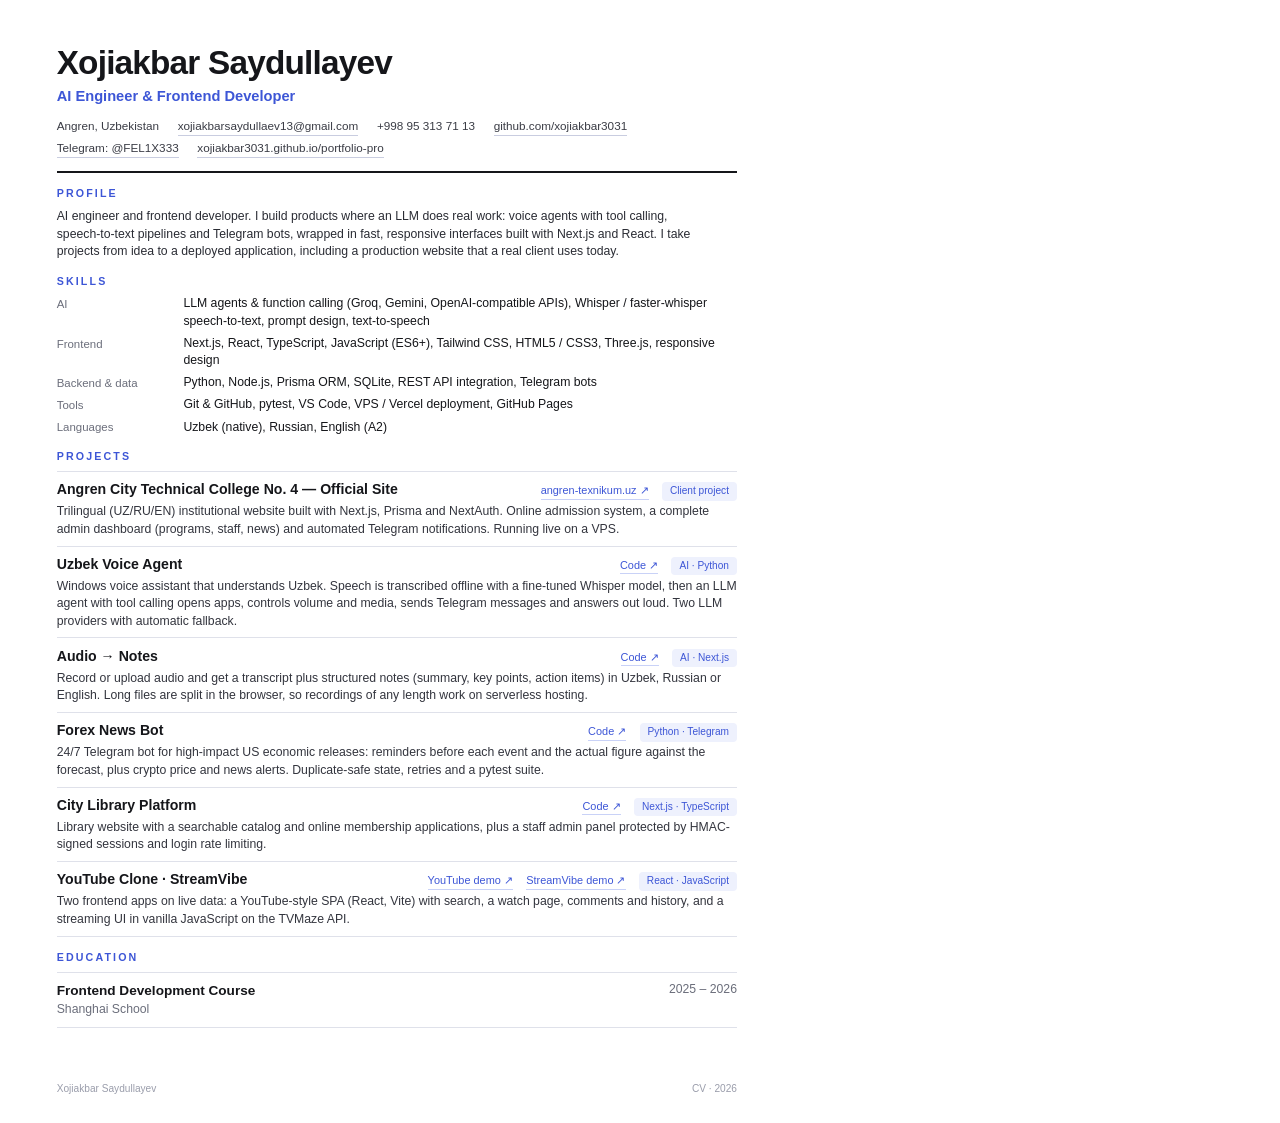
<file: cv/cv-en.html>
<!doctype html>
<html lang="en"><head><meta charset="utf-8"><title>Xojiakbar Saydullayev — CV</title><style>
@page { size: A4; margin: 0; }
* { box-sizing: border-box; margin: 0; padding: 0; }
body { font-family: "Segoe UI", "Inter", Arial, sans-serif; color: #15161a; font-size: 9.2pt; line-height: 1.42;
  -webkit-print-color-adjust: exact; print-color-adjust: exact; }
.page { width: 210mm; height: 297mm; padding: 12mm 15mm 10mm; position: relative; overflow: hidden; }
a { color: inherit; text-decoration: none; }
h1 { font-size: 25pt; letter-spacing: -0.6pt; line-height: 1.05; font-weight: 700; }
.role { color: #3d56d6; font-weight: 600; font-size: 11pt; margin-top: 4pt; }
.contacts { display: flex; flex-wrap: wrap; gap: 3pt 14pt; margin-top: 9pt; font-size: 8.8pt; color: #3a3c45; }
.contacts a { border-bottom: 0.6pt solid #c9cde0; }
.rule { height: 1.4pt; background: #15161a; margin: 10pt 0 2pt; }
h2 { font-size: 8pt; letter-spacing: 1.6pt; text-transform: uppercase; color: #3d56d6; margin: 10pt 0 5pt; font-weight: 700; }
.profile { max-width: 168mm; color: #2a2c34; }
.skills { display: grid; grid-template-columns: 30mm 1fr; gap: 3.5pt 10pt; }
.skills dt { color: #6b6e7b; font-size: 8.6pt; padding-top: 0.6pt; }
.project { padding: 5.5pt 0; border-top: 0.6pt solid #dfe1ea; break-inside: avoid; }
.project.last { border-bottom: 0.6pt solid #dfe1ea; }
.p-head { display: flex; align-items: baseline; gap: 10pt; }
.p-title { margin-right: auto; }
.p-title { font-weight: 700; font-size: 10.6pt; }
.tag { font-size: 7.6pt; color: #3d56d6; background: #eef1fd; padding: 1.5pt 6pt; border-radius: 3pt; white-space: nowrap; }
.p-desc { color: #33353e; margin-top: 2pt; }
.p-links { font-size: 8.2pt; display: flex; gap: 10pt; white-space: nowrap; }
.p-links a { color: #3d56d6; border-bottom: 0.6pt solid #c9d2f7; }
.edu { display: flex; justify-content: space-between; border-top: 0.6pt solid #dfe1ea; border-bottom: 0.6pt solid #dfe1ea; padding: 6.5pt 0; }
.edu b { font-size: 10.2pt; }
.edu span { color: #6b6e7b; }
.foot { position: absolute; left: 15mm; right: 15mm; bottom: 7mm; display: flex; justify-content: space-between; font-size: 7.6pt; color: #9a9dab; }
</style></head>
<body><div class="page">
<h1>Xojiakbar Saydullayev</h1>
<p class="role">AI Engineer &amp; Frontend Developer</p>
<div class="contacts">
  <span>Angren, Uzbekistan</span>
  <a href="mailto:xojiakbarsaydullaev13@gmail.com">xojiakbarsaydullaev13@gmail.com</a>
  <span>+998 95 313 71 13</span>
  <a href="https://github.com/xojiakbar3031">github.com/xojiakbar3031</a>
  <a href="https://t.me/FEL1X333">Telegram: @FEL1X333</a>
  <a href="https://xojiakbar3031.github.io/portfolio-pro/">xojiakbar3031.github.io/portfolio-pro</a>
</div>
<div class="rule"></div>
<h2>Profile</h2><p class="profile">AI engineer and frontend developer. I build products where an LLM does real work: voice agents with tool calling, speech-to-text pipelines and Telegram bots, wrapped in fast, responsive interfaces built with Next.js and React. I take projects from idea to a deployed application, including a production website that a real client uses today.</p>
<h2>Skills</h2><dl class="skills"><dt>AI</dt><dd>LLM agents &amp; function calling (Groq, Gemini, OpenAI-compatible APIs), Whisper / faster-whisper speech-to-text, prompt design, text-to-speech</dd><dt>Frontend</dt><dd>Next.js, React, TypeScript, JavaScript (ES6+), Tailwind CSS, HTML5 / CSS3, Three.js, responsive design</dd><dt>Backend &amp; data</dt><dd>Python, Node.js, Prisma ORM, SQLite, REST API integration, Telegram bots</dd><dt>Tools</dt><dd>Git &amp; GitHub, pytest, VS Code, VPS / Vercel deployment, GitHub Pages</dd><dt>Languages</dt><dd>Uzbek (native), Russian, English (A2)</dd></dl>
<h2>Projects</h2><div class="project"><div class="p-head"><span class="p-title">Angren City Technical College No. 4 — Official Site</span><span class="p-links"><a href="https://angren-texnikum.uz">angren-texnikum.uz ↗</a></span><span class="tag">Client project</span></div><p class="p-desc">Trilingual (UZ/RU/EN) institutional website built with Next.js, Prisma and NextAuth. Online admission system, a complete admin dashboard (programs, staff, news) and automated Telegram notifications. Running live on a VPS.</p></div><div class="project"><div class="p-head"><span class="p-title">Uzbek Voice Agent</span><span class="p-links"><a href="https://github.com/xojiakbar3031/uzbek-voice-agent">Code ↗</a></span><span class="tag">AI · Python</span></div><p class="p-desc">Windows voice assistant that understands Uzbek. Speech is transcribed offline with a fine-tuned Whisper model, then an LLM agent with tool calling opens apps, controls volume and media, sends Telegram messages and answers out loud. Two LLM providers with automatic fallback.</p></div><div class="project"><div class="p-head"><span class="p-title">Audio → Notes</span><span class="p-links"><a href="https://github.com/xojiakbar3031/audio-to-notes">Code ↗</a></span><span class="tag">AI · Next.js</span></div><p class="p-desc">Record or upload audio and get a transcript plus structured notes (summary, key points, action items) in Uzbek, Russian or English. Long files are split in the browser, so recordings of any length work on serverless hosting.</p></div><div class="project"><div class="p-head"><span class="p-title">Forex News Bot</span><span class="p-links"><a href="https://github.com/xojiakbar3031/forex-news-bot">Code ↗</a></span><span class="tag">Python · Telegram</span></div><p class="p-desc">24/7 Telegram bot for high-impact US economic releases: reminders before each event and the actual figure against the forecast, plus crypto price and news alerts. Duplicate-safe state, retries and a pytest suite.</p></div><div class="project"><div class="p-head"><span class="p-title">City Library Platform</span><span class="p-links"><a href="https://github.com/xojiakbar3031/city-library-platform">Code ↗</a></span><span class="tag">Next.js · TypeScript</span></div><p class="p-desc">Library website with a searchable catalog and online membership applications, plus a staff admin panel protected by HMAC-signed sessions and login rate limiting.</p></div><div class="project last"><div class="p-head"><span class="p-title">YouTube Clone · StreamVibe</span><span class="p-links"><a href="https://xojiakbar3031.github.io/youtube-clone/">YouTube demo ↗</a><a href="https://xojiakbar3031.github.io/streamvibe/">StreamVibe demo ↗</a></span><span class="tag">React · JavaScript</span></div><p class="p-desc">Two frontend apps on live data: a YouTube-style SPA (React, Vite) with search, a watch page, comments and history, and a streaming UI in vanilla JavaScript on the TVMaze API.</p></div>
<h2>Education</h2>
<div class="edu"><div><b>Frontend Development Course</b><br><span>Shanghai School</span></div><span>2025 – 2026</span></div>
<div class="foot"><span>Xojiakbar Saydullayev</span><span>CV · 2026</span></div>
</div></body></html>
</file>
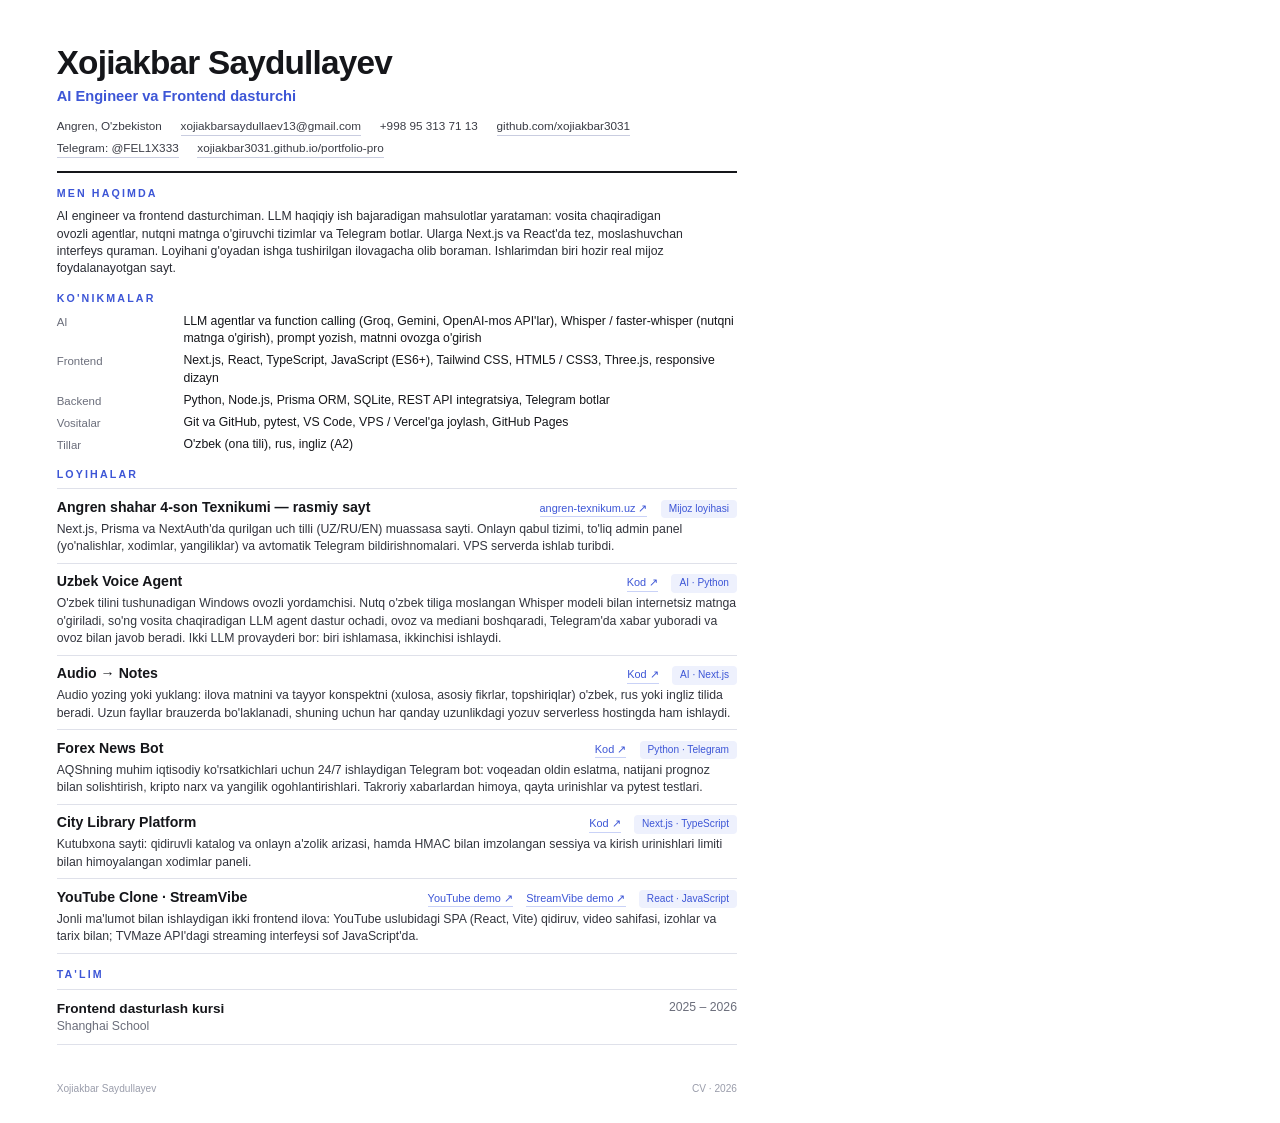
<file: cv/cv-uz.html>
<!doctype html>
<html lang="uz"><head><meta charset="utf-8"><title>Xojiakbar Saydullayev — CV</title><style>
@page { size: A4; margin: 0; }
* { box-sizing: border-box; margin: 0; padding: 0; }
body { font-family: "Segoe UI", "Inter", Arial, sans-serif; color: #15161a; font-size: 9.2pt; line-height: 1.42;
  -webkit-print-color-adjust: exact; print-color-adjust: exact; }
.page { width: 210mm; height: 297mm; padding: 12mm 15mm 10mm; position: relative; overflow: hidden; }
a { color: inherit; text-decoration: none; }
h1 { font-size: 25pt; letter-spacing: -0.6pt; line-height: 1.05; font-weight: 700; }
.role { color: #3d56d6; font-weight: 600; font-size: 11pt; margin-top: 4pt; }
.contacts { display: flex; flex-wrap: wrap; gap: 3pt 14pt; margin-top: 9pt; font-size: 8.8pt; color: #3a3c45; }
.contacts a { border-bottom: 0.6pt solid #c9cde0; }
.rule { height: 1.4pt; background: #15161a; margin: 10pt 0 2pt; }
h2 { font-size: 8pt; letter-spacing: 1.6pt; text-transform: uppercase; color: #3d56d6; margin: 10pt 0 5pt; font-weight: 700; }
.profile { max-width: 168mm; color: #2a2c34; }
.skills { display: grid; grid-template-columns: 30mm 1fr; gap: 3.5pt 10pt; }
.skills dt { color: #6b6e7b; font-size: 8.6pt; padding-top: 0.6pt; }
.project { padding: 5.5pt 0; border-top: 0.6pt solid #dfe1ea; break-inside: avoid; }
.project.last { border-bottom: 0.6pt solid #dfe1ea; }
.p-head { display: flex; align-items: baseline; gap: 10pt; }
.p-title { margin-right: auto; }
.p-title { font-weight: 700; font-size: 10.6pt; }
.tag { font-size: 7.6pt; color: #3d56d6; background: #eef1fd; padding: 1.5pt 6pt; border-radius: 3pt; white-space: nowrap; }
.p-desc { color: #33353e; margin-top: 2pt; }
.p-links { font-size: 8.2pt; display: flex; gap: 10pt; white-space: nowrap; }
.p-links a { color: #3d56d6; border-bottom: 0.6pt solid #c9d2f7; }
.edu { display: flex; justify-content: space-between; border-top: 0.6pt solid #dfe1ea; border-bottom: 0.6pt solid #dfe1ea; padding: 6.5pt 0; }
.edu b { font-size: 10.2pt; }
.edu span { color: #6b6e7b; }
.foot { position: absolute; left: 15mm; right: 15mm; bottom: 7mm; display: flex; justify-content: space-between; font-size: 7.6pt; color: #9a9dab; }
</style></head>
<body><div class="page">
<h1>Xojiakbar Saydullayev</h1>
<p class="role">AI Engineer va Frontend dasturchi</p>
<div class="contacts">
  <span>Angren, O&#x27;zbekiston</span>
  <a href="mailto:xojiakbarsaydullaev13@gmail.com">xojiakbarsaydullaev13@gmail.com</a>
  <span>+998 95 313 71 13</span>
  <a href="https://github.com/xojiakbar3031">github.com/xojiakbar3031</a>
  <a href="https://t.me/FEL1X333">Telegram: @FEL1X333</a>
  <a href="https://xojiakbar3031.github.io/portfolio-pro/">xojiakbar3031.github.io/portfolio-pro</a>
</div>
<div class="rule"></div>
<h2>Men haqimda</h2><p class="profile">AI engineer va frontend dasturchiman. LLM haqiqiy ish bajaradigan mahsulotlar yarataman: vosita chaqiradigan ovozli agentlar, nutqni matnga o&#x27;giruvchi tizimlar va Telegram botlar. Ularga Next.js va React&#x27;da tez, moslashuvchan interfeys quraman. Loyihani g&#x27;oyadan ishga tushirilgan ilovagacha olib boraman. Ishlarimdan biri hozir real mijoz foydalanayotgan sayt.</p>
<h2>Ko&#x27;nikmalar</h2><dl class="skills"><dt>AI</dt><dd>LLM agentlar va function calling (Groq, Gemini, OpenAI-mos API&#x27;lar), Whisper / faster-whisper (nutqni matnga o&#x27;girish), prompt yozish, matnni ovozga o&#x27;girish</dd><dt>Frontend</dt><dd>Next.js, React, TypeScript, JavaScript (ES6+), Tailwind CSS, HTML5 / CSS3, Three.js, responsive dizayn</dd><dt>Backend</dt><dd>Python, Node.js, Prisma ORM, SQLite, REST API integratsiya, Telegram botlar</dd><dt>Vositalar</dt><dd>Git va GitHub, pytest, VS Code, VPS / Vercel&#x27;ga joylash, GitHub Pages</dd><dt>Tillar</dt><dd>O&#x27;zbek (ona tili), rus, ingliz (A2)</dd></dl>
<h2>Loyihalar</h2><div class="project"><div class="p-head"><span class="p-title">Angren shahar 4-son Texnikumi — rasmiy sayt</span><span class="p-links"><a href="https://angren-texnikum.uz">angren-texnikum.uz ↗</a></span><span class="tag">Mijoz loyihasi</span></div><p class="p-desc">Next.js, Prisma va NextAuth&#x27;da qurilgan uch tilli (UZ/RU/EN) muassasa sayti. Onlayn qabul tizimi, to&#x27;liq admin panel (yo&#x27;nalishlar, xodimlar, yangiliklar) va avtomatik Telegram bildirishnomalari. VPS serverda ishlab turibdi.</p></div><div class="project"><div class="p-head"><span class="p-title">Uzbek Voice Agent</span><span class="p-links"><a href="https://github.com/xojiakbar3031/uzbek-voice-agent">Kod ↗</a></span><span class="tag">AI · Python</span></div><p class="p-desc">O&#x27;zbek tilini tushunadigan Windows ovozli yordamchisi. Nutq o&#x27;zbek tiliga moslangan Whisper modeli bilan internetsiz matnga o&#x27;giriladi, so&#x27;ng vosita chaqiradigan LLM agent dastur ochadi, ovoz va mediani boshqaradi, Telegram&#x27;da xabar yuboradi va ovoz bilan javob beradi. Ikki LLM provayderi bor: biri ishlamasa, ikkinchisi ishlaydi.</p></div><div class="project"><div class="p-head"><span class="p-title">Audio → Notes</span><span class="p-links"><a href="https://github.com/xojiakbar3031/audio-to-notes">Kod ↗</a></span><span class="tag">AI · Next.js</span></div><p class="p-desc">Audio yozing yoki yuklang: ilova matnini va tayyor konspektni (xulosa, asosiy fikrlar, topshiriqlar) o&#x27;zbek, rus yoki ingliz tilida beradi. Uzun fayllar brauzerda bo&#x27;laklanadi, shuning uchun har qanday uzunlikdagi yozuv serverless hostingda ham ishlaydi.</p></div><div class="project"><div class="p-head"><span class="p-title">Forex News Bot</span><span class="p-links"><a href="https://github.com/xojiakbar3031/forex-news-bot">Kod ↗</a></span><span class="tag">Python · Telegram</span></div><p class="p-desc">AQShning muhim iqtisodiy ko&#x27;rsatkichlari uchun 24/7 ishlaydigan Telegram bot: voqeadan oldin eslatma, natijani prognoz bilan solishtirish, kripto narx va yangilik ogohlantirishlari. Takroriy xabarlardan himoya, qayta urinishlar va pytest testlari.</p></div><div class="project"><div class="p-head"><span class="p-title">City Library Platform</span><span class="p-links"><a href="https://github.com/xojiakbar3031/city-library-platform">Kod ↗</a></span><span class="tag">Next.js · TypeScript</span></div><p class="p-desc">Kutubxona sayti: qidiruvli katalog va onlayn a&#x27;zolik arizasi, hamda HMAC bilan imzolangan sessiya va kirish urinishlari limiti bilan himoyalangan xodimlar paneli.</p></div><div class="project last"><div class="p-head"><span class="p-title">YouTube Clone · StreamVibe</span><span class="p-links"><a href="https://xojiakbar3031.github.io/youtube-clone/">YouTube demo ↗</a><a href="https://xojiakbar3031.github.io/streamvibe/">StreamVibe demo ↗</a></span><span class="tag">React · JavaScript</span></div><p class="p-desc">Jonli ma&#x27;lumot bilan ishlaydigan ikki frontend ilova: YouTube uslubidagi SPA (React, Vite) qidiruv, video sahifasi, izohlar va tarix bilan; TVMaze API&#x27;dagi streaming interfeysi sof JavaScript&#x27;da.</p></div>
<h2>Ta&#x27;lim</h2>
<div class="edu"><div><b>Frontend dasturlash kursi</b><br><span>Shanghai School</span></div><span>2025 – 2026</span></div>
<div class="foot"><span>Xojiakbar Saydullayev</span><span>CV · 2026</span></div>
</div></body></html>
</file>
